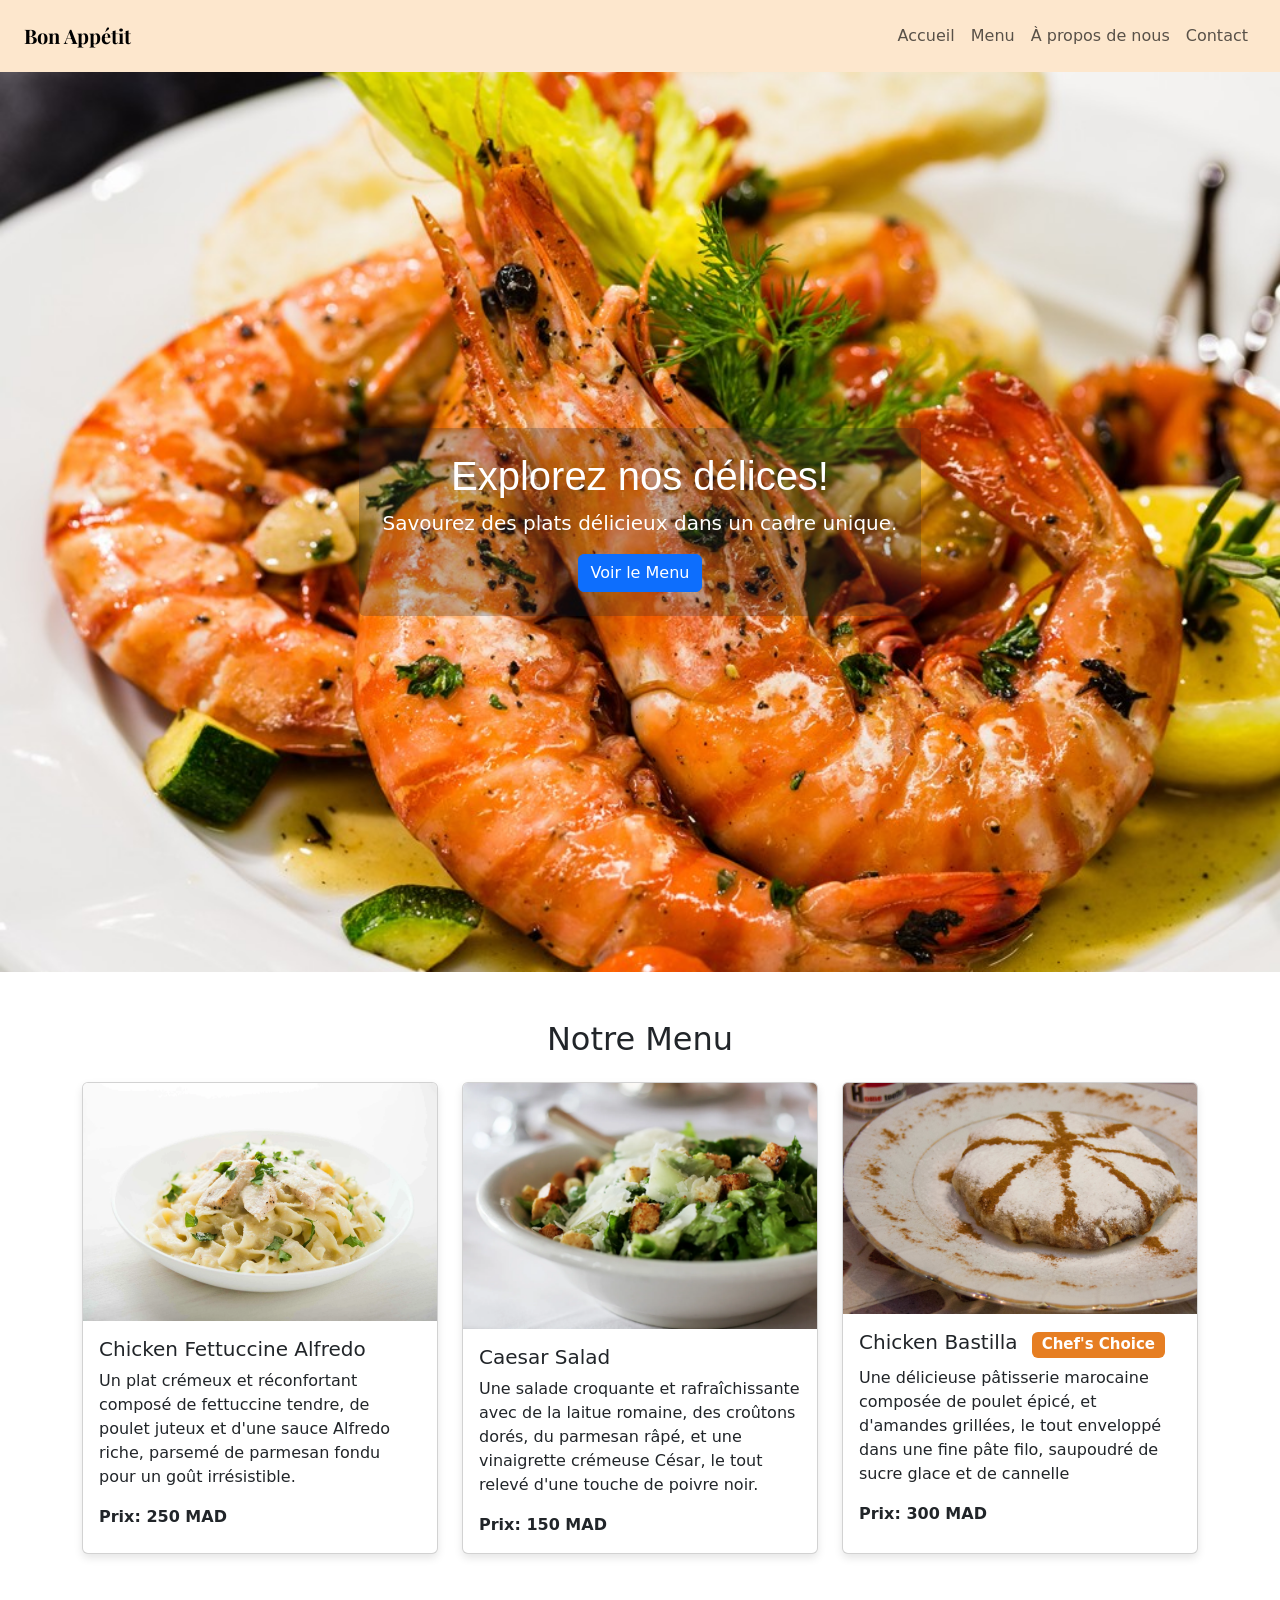
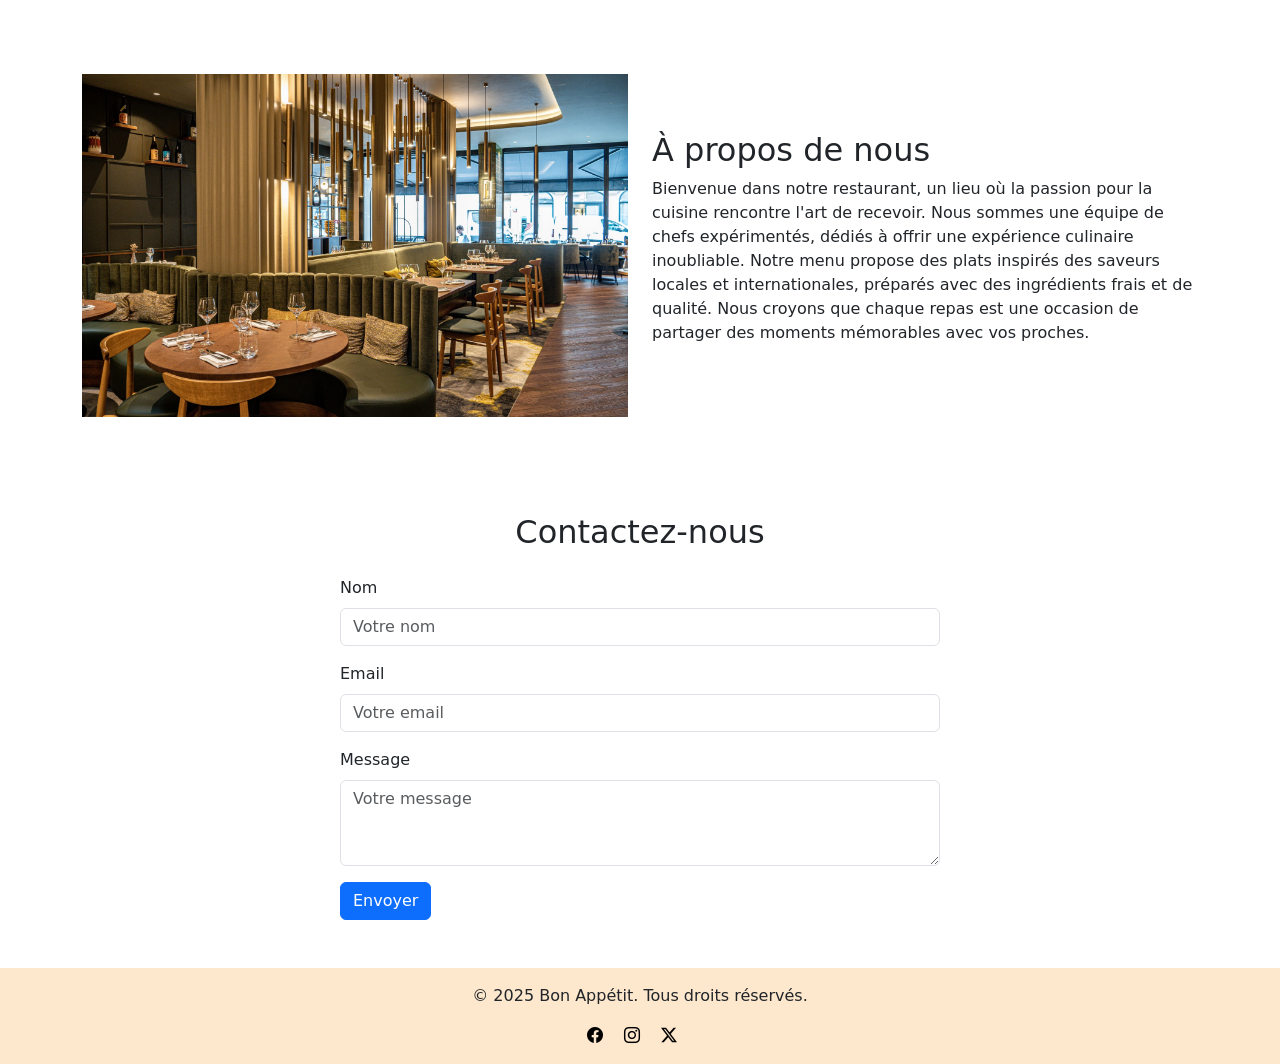
<file: restaurant/pages/index.html>
<!DOCTYPE html>
<html lang="en">
<head>
    <meta charset="UTF-8">
    <meta name="viewport" content="width=device-width, initial-scale=1.0">
    <title>Bon Appétit</title>
    <link rel="shortcut icon" href="../assets/-restaurant-menu_89837.png" type="image/x-icon">
    <!--css link-->
    <link rel="stylesheet" href="style.css">
    <!--Bootstrap link-->
    <link href="https://cdn.jsdelivr.net/npm/bootstrap@5.3.0-alpha1/dist/css/bootstrap.min.css" rel="stylesheet">
    <!-- Bootstrap Icons -->
    <link href="https://cdn.jsdelivr.net/npm/bootstrap-icons@1.11.1/font/bootstrap-icons.css" rel="stylesheet">
    <!-- Adding Google Fonts link for Playfair Display-->
    <link href="https://fonts.googleapis.com/css2?family=Playfair+Display:wght@700&display=swap" rel="stylesheet">

</head>
<body>
    <header>
        <nav class="navbar navbar-expand-lg navbar-light py-3 px-4">
            <a class="navbar-brand fw-bold logo-text" href="#">Bon Appétit</a>
            <button class="navbar-toggler" type="button" data-bs-toggle="collapse" data-bs-target="#navbarNav" aria-controls="navbarNav" aria-expanded="false" aria-label="Toggle navigation">
                <span class="navbar-toggler-icon"></span>
            </button>
            <div class="collapse navbar-collapse" id="navbarNav">
                <ul class="navbar-nav ms-auto">
                    <li class="nav-item">
                        <a class="nav-link" href="#home">Accueil</a>
                    </li>
                    <li class="nav-item">
                        <a class="nav-link" href="#menu">Menu</a>
                    </li>
                    <li class="nav-item">
                        <a class="nav-link" href="#about">À propos de nous</a>
                    </li>
                    <li class="nav-item">
                        <a class="nav-link" href="#contact">Contact</a>
                    </li>
                </ul>
            </div>
        </nav>
    </header>

    <section id="home" class="hero">
        <div class="container d-flex justify-content-center align-items-center h-100">
            <div class="text-center bg-dark bg-opacity-25 p-4 rounded">
                <h1>Explorez nos délices!</h1>
                <p class="lead fw-normal">Savourez des plats délicieux dans un cadre unique.</p>
                <a href="#menu" class="btn btn-primary">Voir le Menu</a>
            </div>
        </div>
    </section>
    
    <!--menu section-->
    <section id="menu" class="container py-5">
        <h2 class="text-center mb-4">Notre Menu</h2>
        <div class="row">
            <!-- Menu Item 1 -->
            <div class="col-md-4 mb-4 d-flex">
                <div class="card h-100">
                    <img src="../assets/Fettuccine_Alfredo_with_Chicken_image.webp" class="card-img-top" alt="Dish 1">
                    <div class="card-body">
                        <h5 class="card-title">Chicken Fettuccine Alfredo</h5>
                        <p class="card-text">Un plat crémeux et réconfortant composé de fettuccine tendre, de poulet juteux et d'une sauce Alfredo riche, parsemé de parmesan fondu pour un goût irrésistible.</p>
                        <p class="card-text"><strong>Prix: 250 MAD</strong></p>
                    </div>
                </div>
            </div>
            <!-- Menu Item 2 -->
            <div class="col-md-4 mb-4 d-flex">
                <div class="card h-100">
                    <img src="../assets/Caesar-salad.webp" class="card-img-top" alt="Dish 2">
                    <div class="card-body">
                        <h5 class="card-title">Caesar Salad</h5>
                        <p class="card-text">Une salade croquante et rafraîchissante avec de la laitue romaine, des croûtons dorés, du parmesan râpé, et une vinaigrette crémeuse César, le tout relevé d'une touche de poivre noir.</p>
                        <p class="card-text"><strong>Prix: 150 MAD</strong></p>
                    </div>
                </div>
            </div>
            <!-- Menu Item 3 -->
            <div class="col-md-4 mb-4 d-flex">
                <div class="card h-100">
                    <img src="../assets/bastilla.jpg" class="card-img-top" alt="Dish 3">
                    <div class="card-body">
                        <h5 class="card-title">Chicken Bastilla
                            <!--adding a special badge-->
                            <span class="badge badge-special ms-2 d-inline-block">Chef's Choice</span>
                        </h5>
                        <p class="card-text">Une délicieuse pâtisserie marocaine composée de poulet épicé, et d'amandes grillées, le tout enveloppé dans une fine pâte filo, saupoudré de sucre glace et de cannelle</p>
                        <p class="card-text"><strong>Prix: 300 MAD</strong></p>
                    </div>
                </div>
            </div>
        </div>
    </section>
    
    <!--About section-->
    <section id="about" class="container py-5">
        <div class="row align-items-center">
            <div class="col-md-6">
                <img src="../assets/restaurant.jpg" class="img-fluid" alt="restaurant">
            </div>
            <div class="col-md-6">
                <h2 class="mt-4 mt-md-0">À propos de nous</h2>
                <p>Bienvenue dans notre restaurant, un lieu où la passion pour la cuisine rencontre l'art de recevoir. Nous sommes une équipe de chefs expérimentés, dédiés à offrir une expérience culinaire inoubliable. Notre menu propose des plats inspirés des saveurs locales et internationales, préparés avec des ingrédients frais et de qualité. Nous croyons que chaque repas est une occasion de partager des moments mémorables avec vos proches.</p>
            </div>
        </div>
    </section>
    
    <!--Contact section-->
    <section id="contact" class="container py-5">
        <h2 class="text-center mb-4">Contactez-nous</h2>
        <form>
            <!--name field-->
            <div class="mb-3">
                <label for="name" class="form-label">Nom</label>
                <input type="text" class="form-control" id="name" placeholder="Votre nom">
            </div>
            <!--email field-->
            <div class="mb-3">
                <label for="email" class="form-label">Email</label>
                <input type="email" class="form-control" id="email" placeholder="Votre email">
            </div>
            <!--message field-->
            <div class="mb-3">
                <label for="message" class="form-label">Message</label>
                <textarea class="form-control" id="message" rows="3" placeholder="Votre message"></textarea>
            </div>
            <!--submit button-->
            <button type="submit" class="btn btn-primary">Envoyer</button>
        </form>
    </section>
    
    <footer class="py-3">
        <div class="container text-center">
            <p>&copy; 2025 Bon Appétit. Tous droits réservés.</p>
            <div><!-- social media icons -->
                <a href="#" class="text-black me-3"><i class="bi bi-facebook"></i></a>
                <a href="#" class="text-black me-3"><i class="bi bi-instagram"></i></a>
                <a href="#" class="text-black me-3"><i class="bi bi-twitter-x"></i></a>
            </div>
        </div>
    </footer>
    <script src="https://cdn.jsdelivr.net/npm/bootstrap@5.3.3/dist/js/bootstrap.bundle.min.js"></script>

</body>
</html>
</file>
<file: restaurant/pages/style.css>
header{
    background-color: rgb(253, 231, 205);
}
.logo-text{
    font-family: 'Playfair Display', serif;
    font-size: 35px; 
}

/* Hero Section */
.hero {
    background-image: url('../assets/seafood-dish.jpg');
    height: 100vh;
    background-size: cover;
    background-position: center;
    color: rgb(255, 255, 255);
}
h1{
    font-family: 'Arial, Helvetica', sans-serif;
}

/* Menu Section Cards */
.card {
    border-radius: 10px;
    box-shadow: 0 4px 8px rgba(0, 0, 0, 0.1);
    display: flex;

}
.card:hover {
    transform: translateY(-5px);
    box-shadow: 0 10px 20px rgba(0, 0, 0, 0.15);
    transition: all 0.3s ease;
}

/* Custom badge used to highlight special dishes like "Chef’s Choice" */
.badge-special {
    background-color: #e67e22;
    color: white;
}

/* Contact Form */
form {
    max-width: 600px;
    margin: 0 auto;
}

footer{
    background-color: rgb(253, 231, 205);
}

@media (max-width: 600px){
    .hero{
        height: 60vh;
    }
  }
</file>
